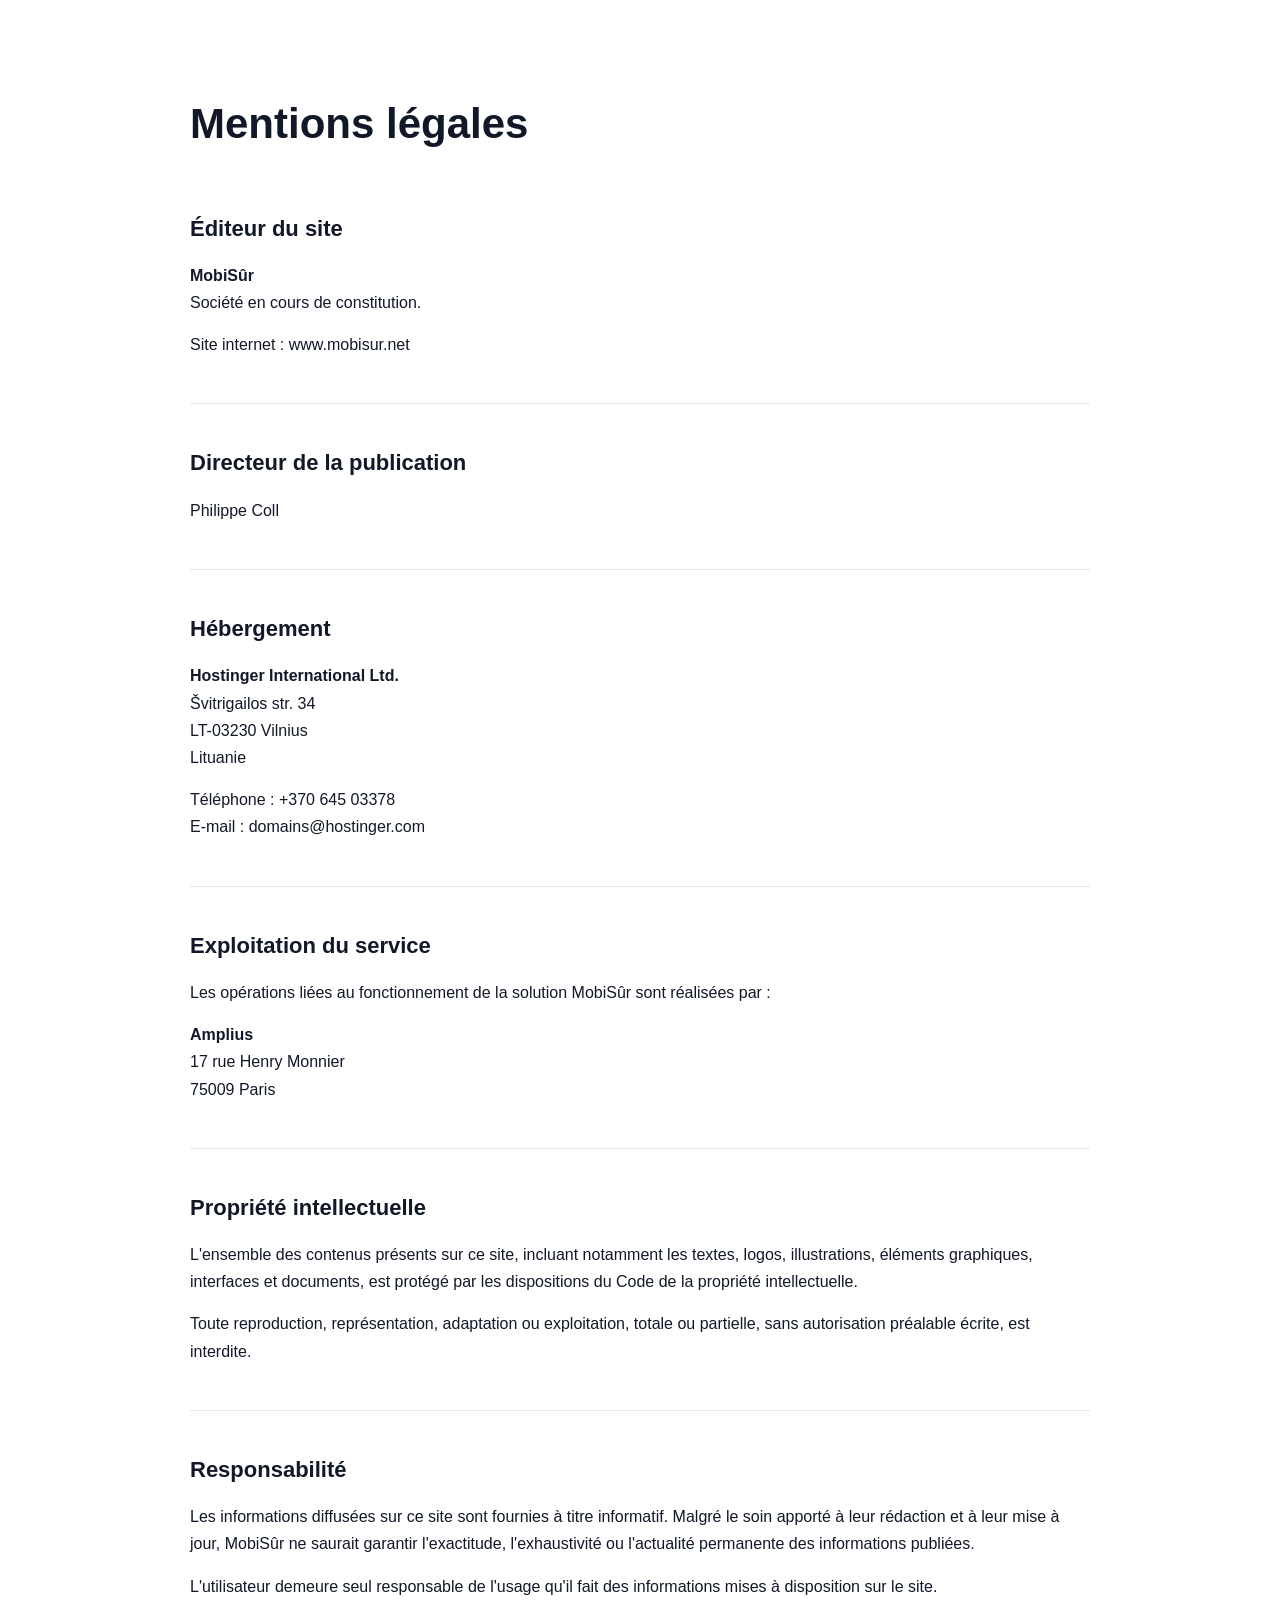
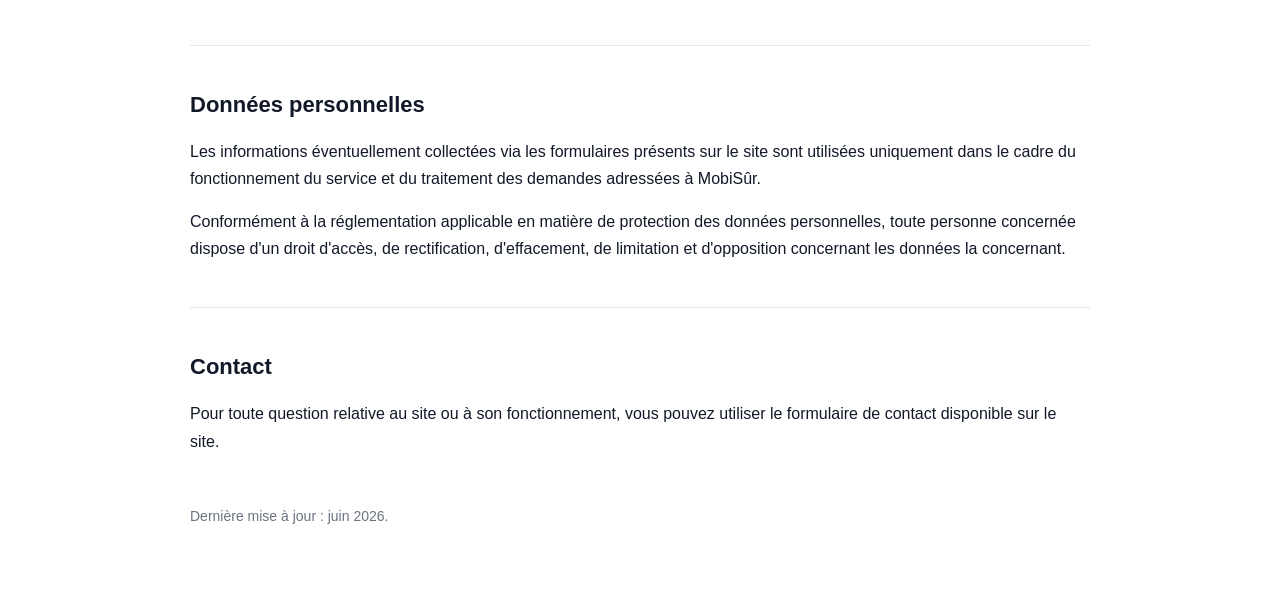
<file: public/legal.html>
<!DOCTYPE html>
<html lang="fr">
<head>
<meta charset="UTF-8">
<meta name="viewport" content="width=device-width, initial-scale=1.0">
<title>Mentions légales - MobiSûr</title>

<style>
body {
    margin: 0;
    font-family: Arial, Helvetica, sans-serif;
    background: #ffffff;
    color: #111827;
    line-height: 1.7;
}

.container {
    max-width: 900px;
    margin: 0 auto;
    padding: 60px 30px;
}

h1 {
    font-size: 42px;
    margin-bottom: 50px;
    font-weight: 700;
}

h2 {
    font-size: 22px;
    margin-top: 40px;
    margin-bottom: 15px;
    font-weight: 600;
}

p {
    margin: 0 0 15px 0;
}

.section {
    border-bottom: 1px solid #e5e7eb;
    padding-bottom: 30px;
    margin-bottom: 30px;
}

a {
    color: #111827;
    text-decoration: none;
}

a:hover {
    text-decoration: underline;
}

.footer-note {
    margin-top: 50px;
    color: #6b7280;
    font-size: 14px;
}
</style>
</head>

<body>

<div class="container">

    <h1>Mentions légales</h1>

    <div class="section">
        <h2>Éditeur du site</h2>

        <p>
            <strong>MobiSûr</strong><br>
            Société en cours de constitution.
        </p>

        <p>
            Site internet : <a href="https://mobisur.net">www.mobisur.net</a>
        </p>
    </div>

    <div class="section">
        <h2>Directeur de la publication</h2>

        <p>
            Philippe Coll
        </p>
    </div>

    <div class="section">
        <h2>Hébergement</h2>

        <p>
            <strong>Hostinger International Ltd.</strong><br>
            Švitrigailos str. 34<br>
            LT-03230 Vilnius<br>
            Lituanie
        </p>

        <p>
            Téléphone : +370 645 03378<br>
            E-mail : domains@hostinger.com
        </p>
    </div>

    <div class="section">
        <h2>Exploitation du service</h2>

        <p>
            Les opérations liées au fonctionnement de la solution MobiSûr sont réalisées par :
        </p>

        <p>
            <strong>Amplius</strong><br>
            17 rue Henry Monnier<br>
            75009 Paris
        </p>
    </div>

    <div class="section">
        <h2>Propriété intellectuelle</h2>

        <p>
            L'ensemble des contenus présents sur ce site, incluant notamment les textes, logos, illustrations, éléments graphiques, interfaces et documents, est protégé par les dispositions du Code de la propriété intellectuelle.
        </p>

        <p>
            Toute reproduction, représentation, adaptation ou exploitation, totale ou partielle, sans autorisation préalable écrite, est interdite.
        </p>
    </div>

    <div class="section">
        <h2>Responsabilité</h2>

        <p>
            Les informations diffusées sur ce site sont fournies à titre informatif. Malgré le soin apporté à leur rédaction et à leur mise à jour, MobiSûr ne saurait garantir l'exactitude, l'exhaustivité ou l'actualité permanente des informations publiées.
        </p>

        <p>
            L'utilisateur demeure seul responsable de l'usage qu'il fait des informations mises à disposition sur le site.
        </p>
    </div>

    <div class="section">
        <h2>Données personnelles</h2>

        <p>
            Les informations éventuellement collectées via les formulaires présents sur le site sont utilisées uniquement dans le cadre du fonctionnement du service et du traitement des demandes adressées à MobiSûr.
        </p>

        <p>
            Conformément à la réglementation applicable en matière de protection des données personnelles, toute personne concernée dispose d'un droit d'accès, de rectification, d'effacement, de limitation et d'opposition concernant les données la concernant.
        </p>
    </div>

    <div>
        <h2>Contact</h2>

        <p>
            Pour toute question relative au site ou à son fonctionnement, vous pouvez utiliser le formulaire de contact disponible sur le site.
        </p>
    </div>

    <div class="footer-note">
        Dernière mise à jour : juin 2026.
    </div>

</div>

</body>
</html>
</file>
